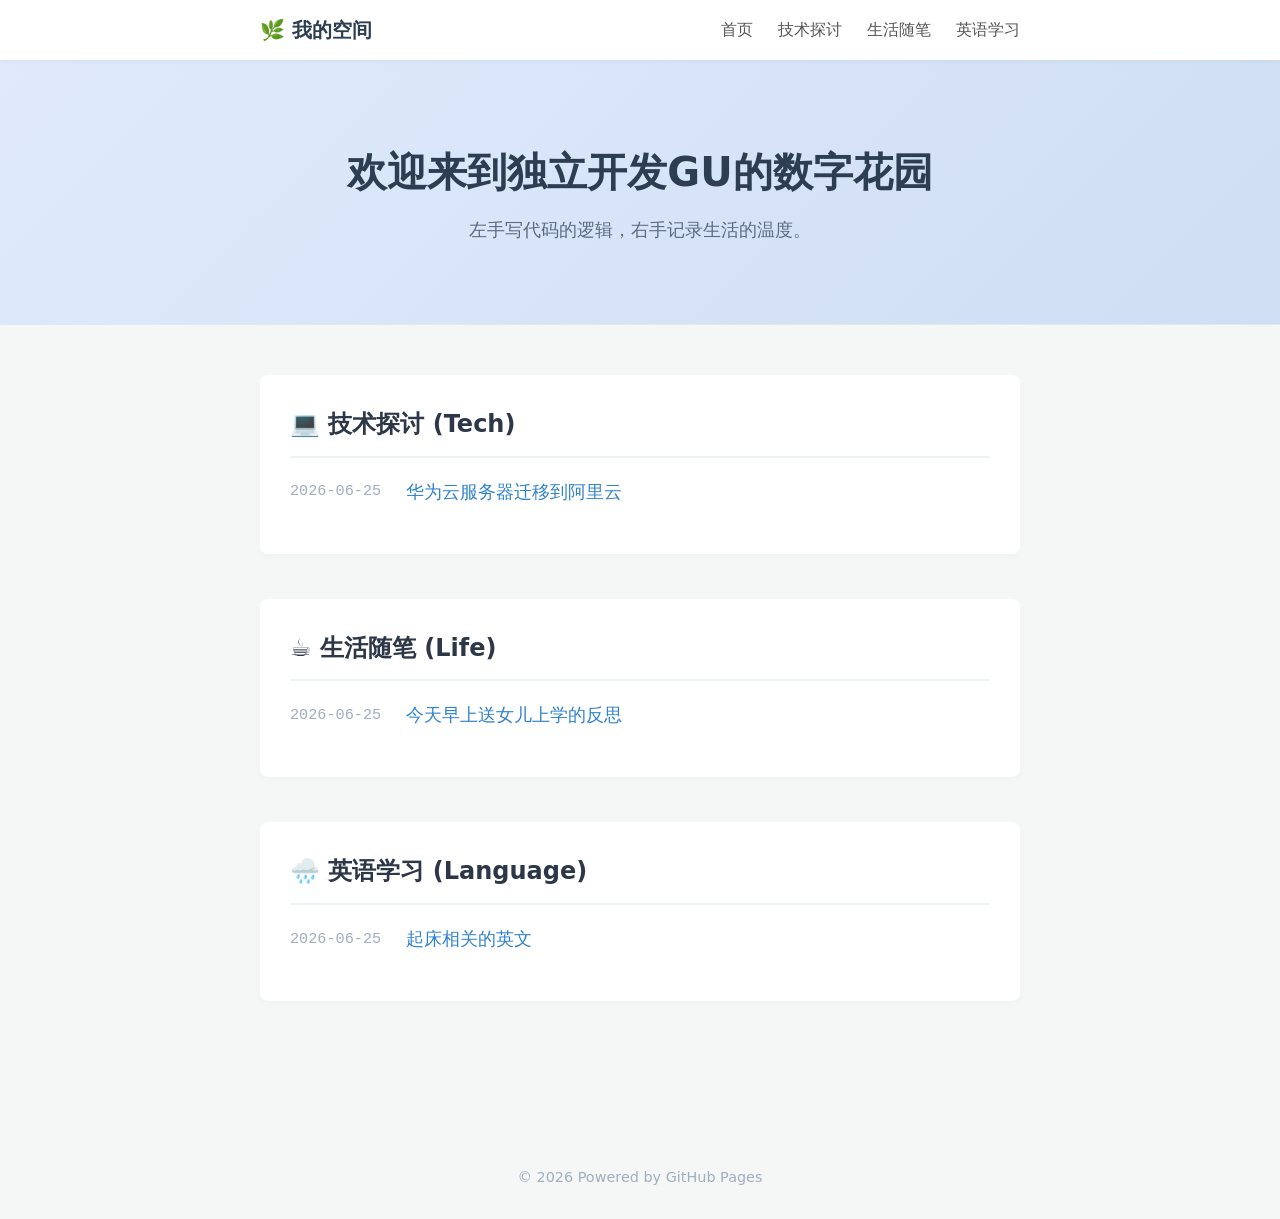
<file: index.html>
<!DOCTYPE html>
<html lang="zh-CN">
<head>
    <meta charset="UTF-8">
    <meta name="viewport" content="width=device-width, initial-scale=1.0">
    <title>独立开发GU</title>
    <!-- 首页在根目录，直接使用 ./ 就能找到 css 文件夹 -->
    <link rel="stylesheet" href="./css/style.css">
</head>
<body>

    <!-- 顶部导航栏 -->
    <header class="navbar">
        <div class="container">
            <a href="./index.html" class="logo">🌿 我的空间</a>
            <nav class="nav-links">
                <a href="./index.html">首页</a>
                <a href="#tech-section">技术探讨</a>
                <a href="#life-section">生活随笔</a>
                <a href="#english-section">英语学习</a>
            </nav>
        </div>
    </header>

    <!-- 欢迎区域 -->
    <section class="hero">
        <h1>欢迎来到独立开发GU的数字花园</h1>
        <p>左手写代码的逻辑，右手记录生活的温度。</p>
    </section>

    <!-- 文章分类列表主区域 -->
    <main class="container content">
        
        <!-- 分类一：技术探讨 -->
        <section id="tech-section" class="category-box">
            <h2>💻 技术探讨 (Tech)</h2>
            <ul class="post-list">
                <li>
                    <span class="date">2026-06-25</span>
                    <!-- 链接到 tech 文件夹下的具体 HTML 页面 -->
                    <a href="./dev/260625_01.html">华为云服务器迁移到阿里云</a>
                </li>
                <!-- 以后写了新的技术博客，就在下面复制一行 <li> 标签 -->
            </ul>
        </section>

        <!-- 分类二：生活随笔 -->
        <section id="life-section" class="category-box">
            <h2>☕ 生活随笔 (Life)</h2>
            <ul class="post-list">
                <li>
                    <span class="date">2026-06-25</span>
                    <!-- 链接到 life 文件夹下的具体 HTML 页面 -->
                    <a href="./life/260625_01.html">今天早上送女儿上学的反思</a>
                </li>
                <!-- 以后写了新的生活随笔，就在下面复制一行 <li> 标签 -->
            </ul>
        </section>

        <!-- 分类三：英语学习 -->
        <section id="english-section" class="category-box">
            <h2>🌧️ 英语学习 (Language)</h2>
            <ul class="post-list">
                <li>
                    <span class="date">2026-06-25</span>
                    <!-- 链接到 life 文件夹下的具体 HTML 页面 -->
                    <a href="./english/260625_01.html">起床相关的英文</a>
                </li>
                <!-- 以后写了新的生活随笔，就在下面复制一行 <li> 标签 -->
            </ul>
        </section>

    </main>

    <!-- 页脚 -->
    <footer>
        <p>© 2026 Powered by GitHub Pages</p>
    </footer>

</body>
</html>
</file>
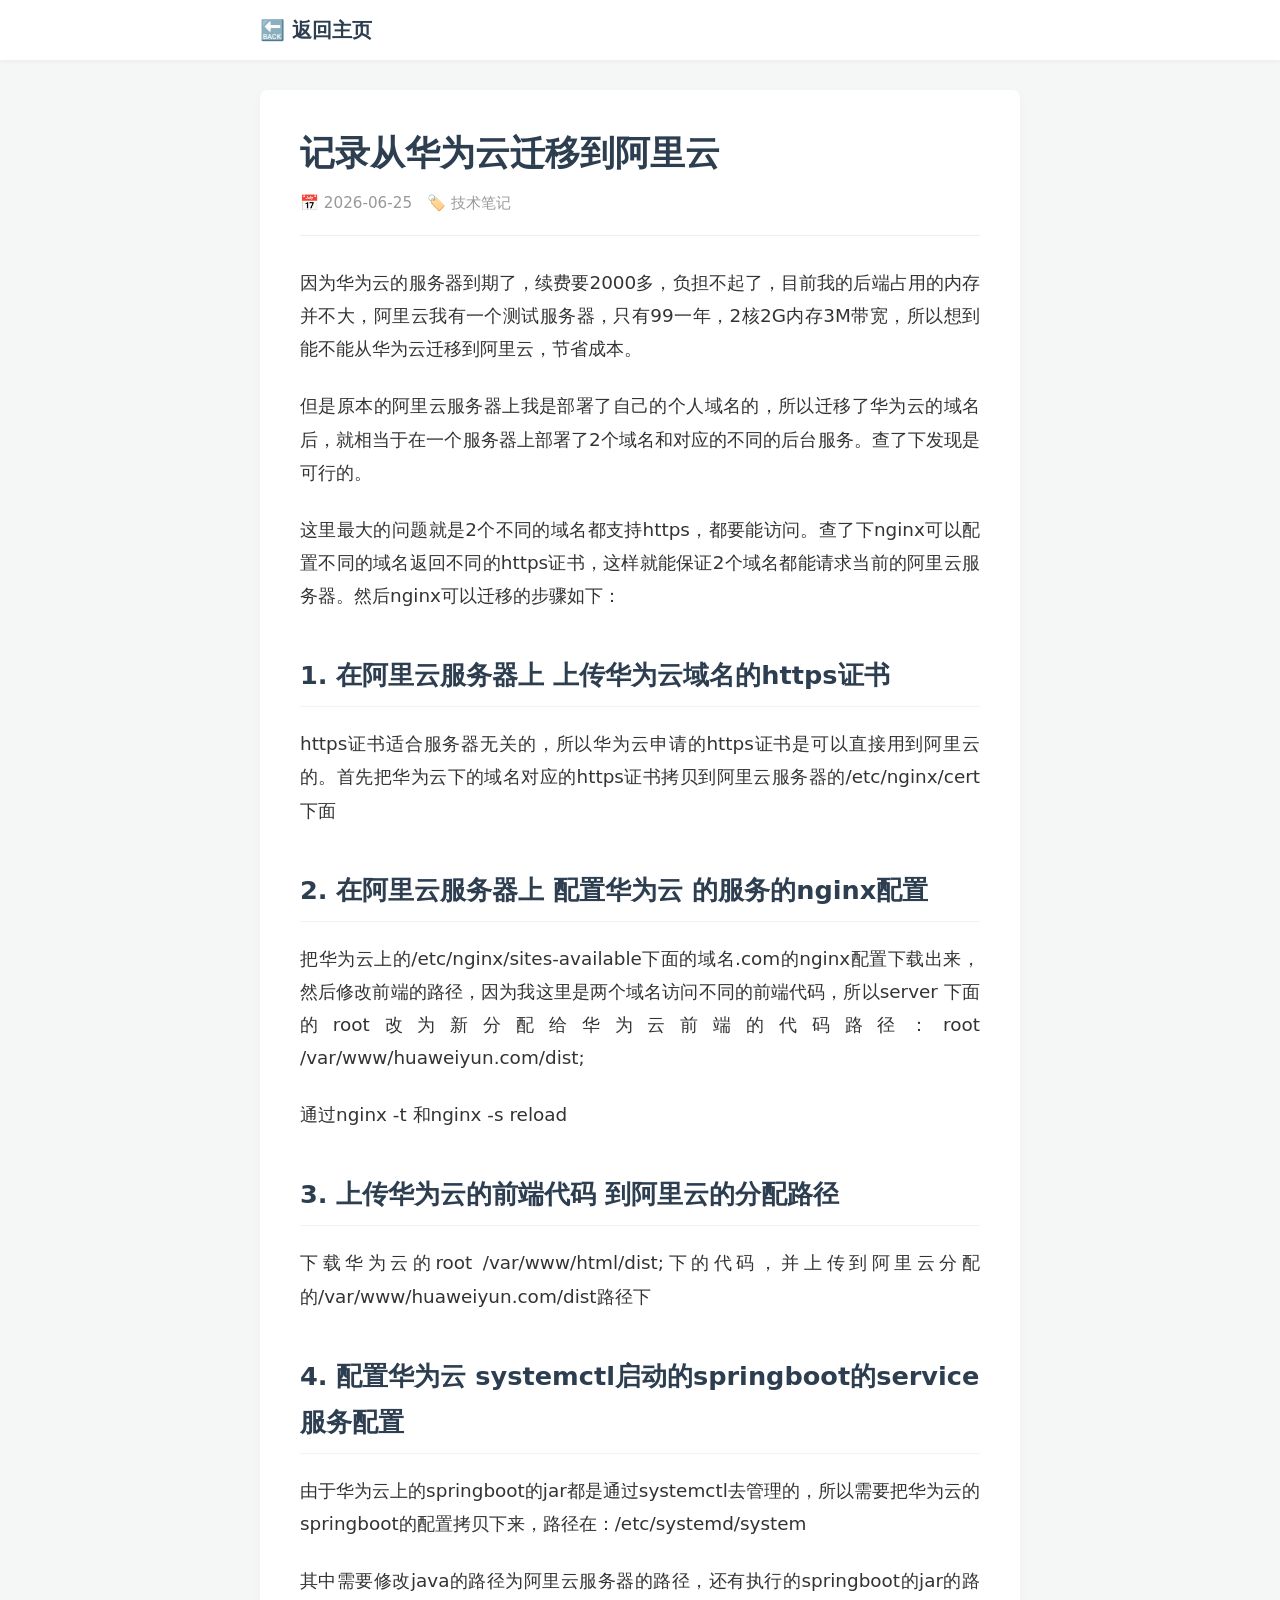
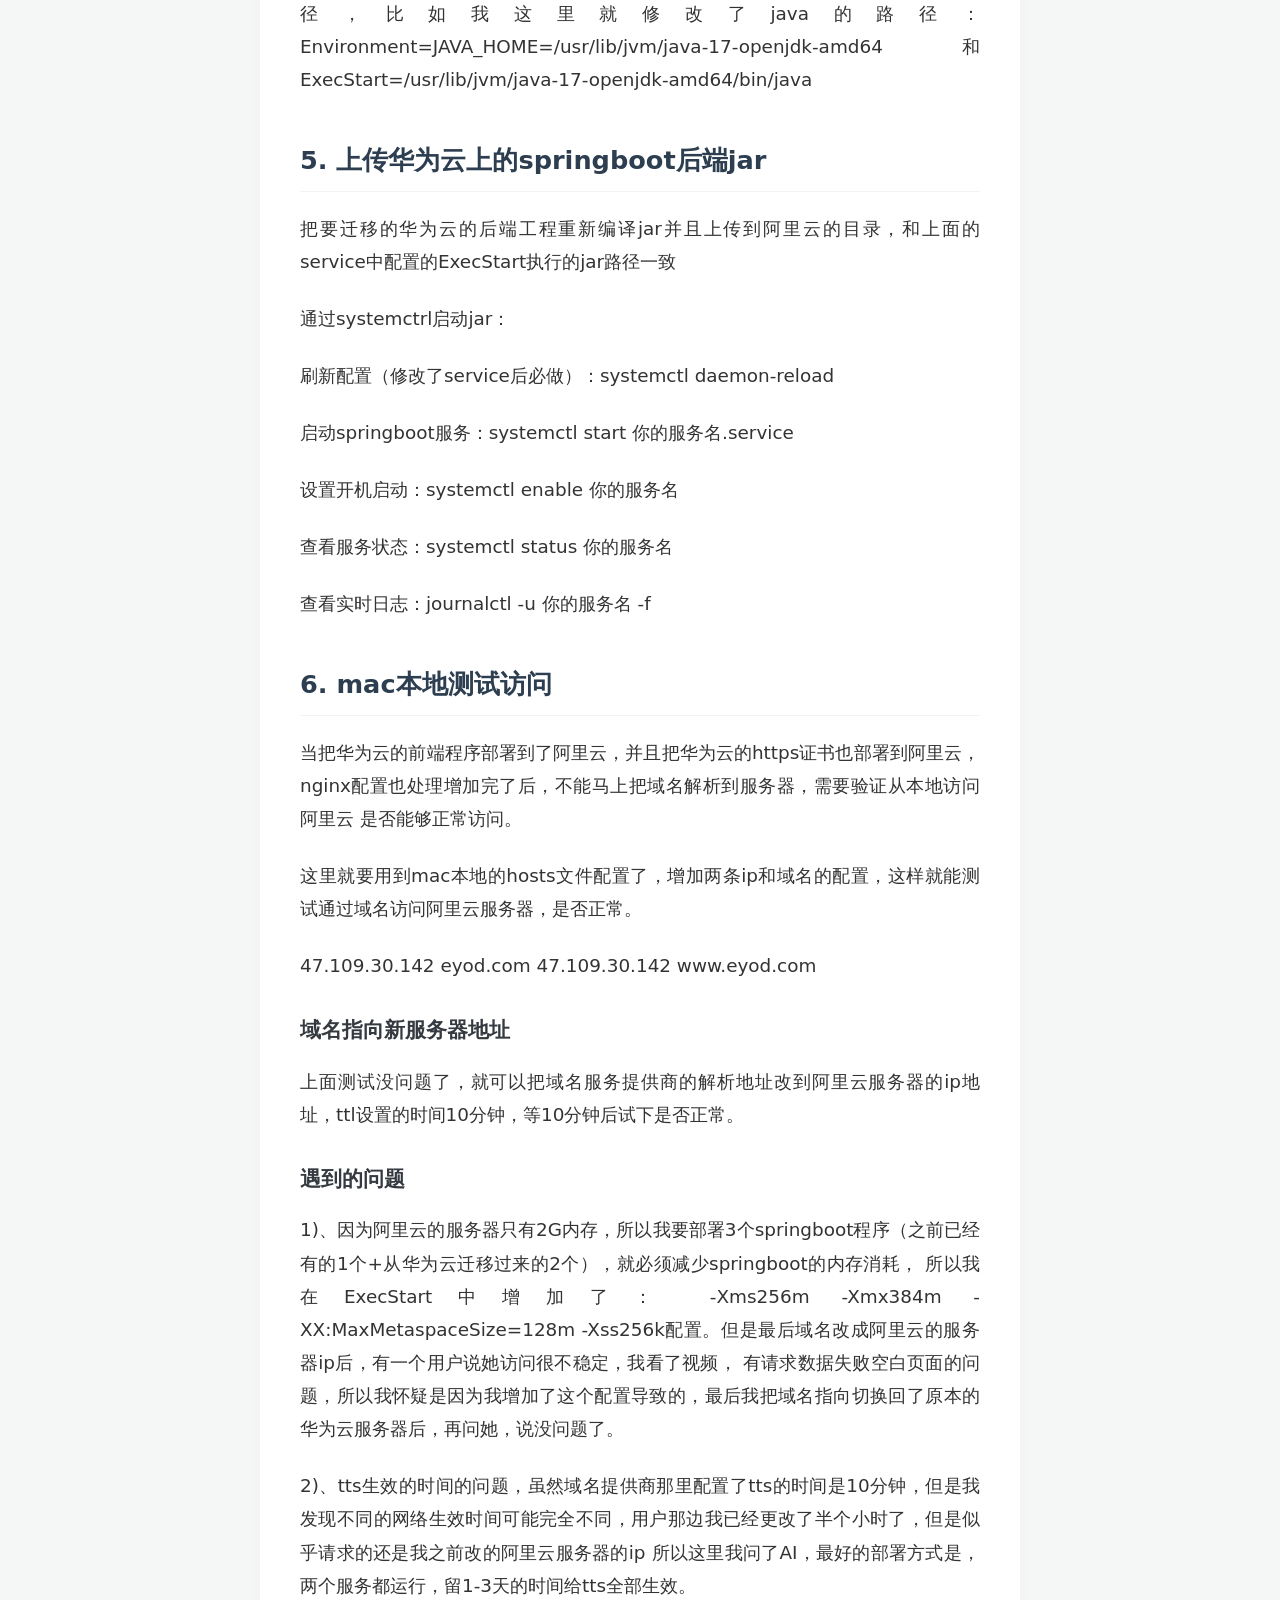
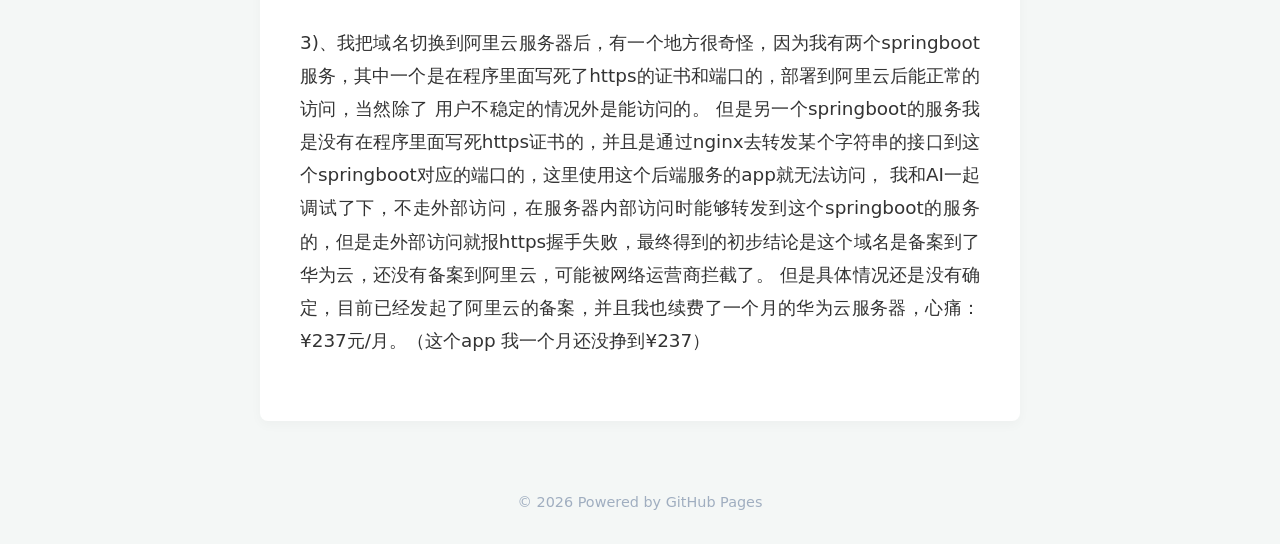
<file: dev/260625_01.html>
<!DOCTYPE html>
<html lang="zh-CN">
<head>
    <meta charset="UTF-8">
    <meta name="viewport" content="width=device-width, initial-scale=1.0">
    <!-- 1. 修改这里：变成你当前文章的标题 -->
    <title>记录从华为云迁移到阿里云</title>
    
    <!-- 核心样式：使用 ../ 回退到根目录，再加载 css -->
    <link rel="stylesheet" href="../css/style.css">
    
    <!-- 文章专属的排版美化样式 -->
    <style>
        .article-card { background: #ffffff; padding: 40px; margin-top: 30px; border-radius: 8px; box-shadow: 0 4px 12px rgba(0,0,0,0.03); }
        .article-header { border-bottom: 1px solid #eee; padding-bottom: 20px; margin-bottom: 30px; }
        .article-title { font-size: 2.2rem; color: #2c3e50; line-height: 1.3; margin-bottom: 15px; }
        .article-meta { color: #999; font-size: 0.95rem; display: flex; gap: 15px; }
        .article-meta span { display: inline-flex; align-items: center; }
        
        /* 正文排版优化 */
        .article-body { font-size: 1.15rem; color: #333333; line-height: 1.8; }
        .article-body p { margin-bottom: 24px; text-align: justify; }
        .article-body h2 { font-size: 1.6rem; color: #2c3e50; margin: 40px 0 20px 0; padding-bottom: 8px; border-bottom: 1px solid #f1f3f5; }
        .article-body h3 { font-size: 1.3rem; color: #343a40; margin: 30px 0 15px 0; }
        
        /* 针对文章内图片的完美包裹 */
        .article-image-box { text-align: center; margin: 35px 0; background: #fafafa; padding: 10px; border-radius: 6px; }
        .article-image-box img { max-width: 100%; height: auto; border-radius: 4px; box-shadow: 0 2px 8px rgba(0,0,0,0.05); }
        .article-image-caption { color: #888; font-size: 0.9rem; margin-top: 10px; }
        
        /* 响应式手机端适配 */
        @media (max-width: 600px) {
            .article-card { padding: 20px; margin-top: 15px; }
            .article-title { font-size: 1.6rem; }
        }
    </style>
</head>
<body>

    <!-- 顶部导航栏 -->
    <header class="navbar">
        <div class="container">
            <!-- 统一返回主页的按钮 -->
            <a href="../index.html" class="logo">🔙 返回主页</a>
        </div>
    </header>

    <!-- 文章主体容器 -->
    <main class="container">
        <article class="article-card">
            
            <!-- 文章头部信息（标题、日期、分类） -->
            <header class="article-header">
                <!-- 2. 修改这里：文章大标题 -->
                <h1 class="article-title">记录从华为云迁移到阿里云</h1>
                <div class="article-meta">
                    <!-- 3. 修改这里：发布日期 -->
                    <span>📅 2026-06-25</span>
                    <!-- 4. 修改这里：文章分类标签 -->
                    <span>🏷️ 技术笔记</span>
                </div>
            </header>

            <!-- 文章正文区域 -->
            <div class="article-body">
                
                <!-- 5. 修改这里：开始写你的段落内容 -->
                <p>因为华为云的服务器到期了，续费要2000多，负担不起了，目前我的后端占用的内存并不大，阿里云我有一个测试服务器，只有99一年，2核2G内存3M带宽，所以想到能不能从华为云迁移到阿里云，节省成本。</p>
                <p>但是原本的阿里云服务器上我是部署了自己的个人域名的，所以迁移了华为云的域名后，就相当于在一个服务器上部署了2个域名和对应的不同的后台服务。查了下发现是可行的。</p>

                <p>这里最大的问题就是2个不同的域名都支持https，都要能访问。查了下nginx可以配置不同的域名返回不同的https证书，这样就能保证2个域名都能请求当前的阿里云服务器。然后nginx可以迁移的步骤如下：</p>

                <h2>1. 在阿里云服务器上 上传华为云域名的https证书</h2>
                <p>https证书适合服务器无关的，所以华为云申请的https证书是可以直接用到阿里云的。首先把华为云下的域名对应的https证书拷贝到阿里云服务器的/etc/nginx/cert下面</p>

                <h2>2. 在阿里云服务器上 配置华为云 的服务的nginx配置</h2>
                <p>把华为云上的/etc/nginx/sites-available下面的域名.com的nginx配置下载出来，然后修改前端的路径，因为我这里是两个域名访问不同的前端代码，所以server 下面的root改为新分配给华为云前端的代码路径：root /var/www/huaweiyun.com/dist;</p>
                <p>通过nginx -t 和nginx -s reload</p>

                <h2>3. 上传华为云的前端代码 到阿里云的分配路径</h2>
                <p>下载华为云的root /var/www/html/dist;下的代码，并上传到阿里云分配的/var/www/huaweiyun.com/dist路径下</p>
                
                <h2>4. 配置华为云 systemctl启动的springboot的service服务配置</h2>
                <p>由于华为云上的springboot的jar都是通过systemctl去管理的，所以需要把华为云的springboot的配置拷贝下来，路径在：/etc/systemd/system </p>
                <p>其中需要修改java的路径为阿里云服务器的路径，还有执行的springboot的jar的路径，比如我这里就修改了java的路径： Environment=JAVA_HOME=/usr/lib/jvm/java-17-openjdk-amd64和
                    ExecStart=/usr/lib/jvm/java-17-openjdk-amd64/bin/java </p>

                <h2>5. 上传华为云上的springboot后端jar</h2>
                <p>把要迁移的华为云的后端工程重新编译jar并且上传到阿里云的目录，和上面的service中配置的ExecStart执行的jar路径一致</p>
                <p>通过systemctrl启动jar：</p>
                <p>刷新配置（修改了service后必做）：systemctl daemon-reload</p>
                <p>启动springboot服务：systemctl start 你的服务名.service</p>
                <p>设置开机启动：systemctl enable 你的服务名</p>
                <p>查看服务状态：systemctl status 你的服务名</p>
                <p>查看实时日志：journalctl -u 你的服务名 -f</p>

                <h2>6. mac本地测试访问</h2>
                <p>当把华为云的前端程序部署到了阿里云，并且把华为云的https证书也部署到阿里云，nginx配置也处理增加完了后，不能马上把域名解析到服务器，需要验证从本地访问阿里云 是否能够正常访问。</p>
                <p>这里就要用到mac本地的hosts文件配置了，增加两条ip和域名的配置，这样就能测试通过域名访问阿里云服务器，是否正常。</p>
                <p>47.109.30.142   eyod.com
                   47.109.30.142   www.eyod.com</p>

                <h3>域名指向新服务器地址</h3>
                <p>上面测试没问题了，就可以把域名服务提供商的解析地址改到阿里云服务器的ip地址，ttl设置的时间10分钟，等10分钟后试下是否正常。</p>

                <h3>遇到的问题</h3>
                <p>1)、因为阿里云的服务器只有2G内存，所以我要部署3个springboot程序（之前已经有的1个+从华为云迁移过来的2个），就必须减少springboot的内存消耗，
                    所以我在ExecStart中增加了： -Xms256m -Xmx384m -XX:MaxMetaspaceSize=128m -Xss256k配置。但是最后域名改成阿里云的服务器ip后，有一个用户说她访问很不稳定，我看了视频，
                    有请求数据失败空白页面的问题，所以我怀疑是因为我增加了这个配置导致的，最后我把域名指向切换回了原本的华为云服务器后，再问她，说没问题了。</p>
                <p>2)、tts生效的时间的问题，虽然域名提供商那里配置了tts的时间是10分钟，但是我发现不同的网络生效时间可能完全不同，用户那边我已经更改了半个小时了，但是似乎请求的还是我之前改的阿里云服务器的ip
                所以这里我问了AI，最好的部署方式是，两个服务都运行，留1-3天的时间给tts全部生效。</p>
                <p>3)、我把域名切换到阿里云服务器后，有一个地方很奇怪，因为我有两个springboot服务，其中一个是在程序里面写死了https的证书和端口的，部署到阿里云后能正常的访问，当然除了 用户不稳定的情况外是能访问的。
                但是另一个springboot的服务我是没有在程序里面写死https证书的，并且是通过nginx去转发某个字符串的接口到这个springboot对应的端口的，这里使用这个后端服务的app就无法访问，
                    我和AI一起调试了下，不走外部访问，在服务器内部访问时能够转发到这个springboot的服务的，但是走外部访问就报https握手失败，最终得到的初步结论是这个域名是备案到了华为云，还没有备案到阿里云，可能被网络运营商拦截了。
                    但是具体情况还是没有确定，目前已经发起了阿里云的备案，并且我也续费了一个月的华为云服务器，心痛：¥237元/月。（这个app 我一个月还没挣到¥237）</p>
                

            </div>
            
        </article>
    </main>

    <!-- 页脚 -->
    <footer>
        <p>© 2026 Powered by GitHub Pages</p>
    </footer>

</body>
</html>
</file>
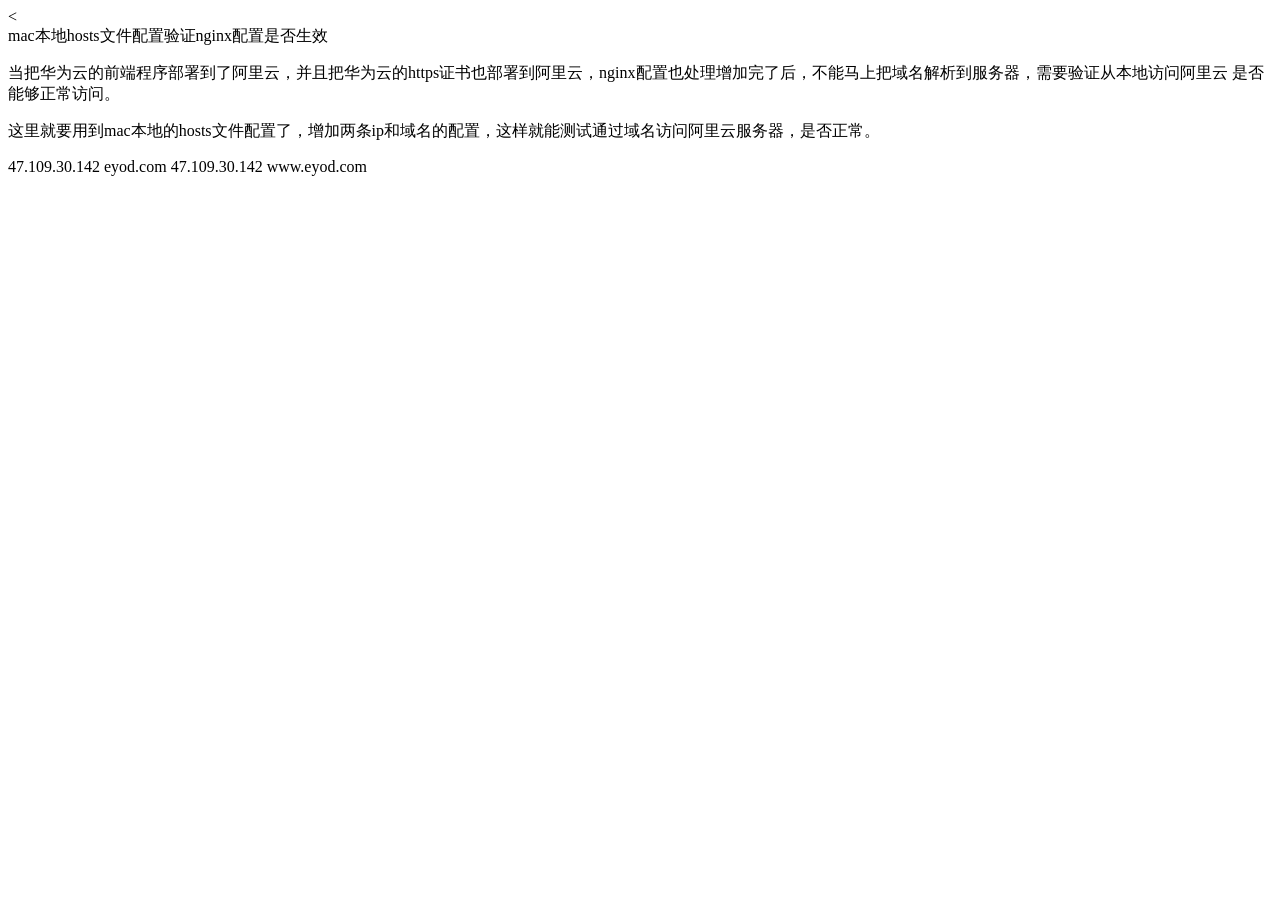
<file: dev/260625_迁移华为云到阿里云.html>
<html>
  <
  <body>
    <div>
      mac本地hosts文件配置验证nginx配置是否生效
      <p>当把华为云的前端程序部署到了阿里云，并且把华为云的https证书也部署到阿里云，nginx配置也处理增加完了后，不能马上把域名解析到服务器，需要验证从本地访问阿里云 是否能够正常访问。</p>
      <p>这里就要用到mac本地的hosts文件配置了，增加两条ip和域名的配置，这样就能测试通过域名访问阿里云服务器，是否正常。</p>
      <p>47.109.30.142   eyod.com
         47.109.30.142   www.eyod.com</p>
      
    </div>
  </body>
</html>
</file>
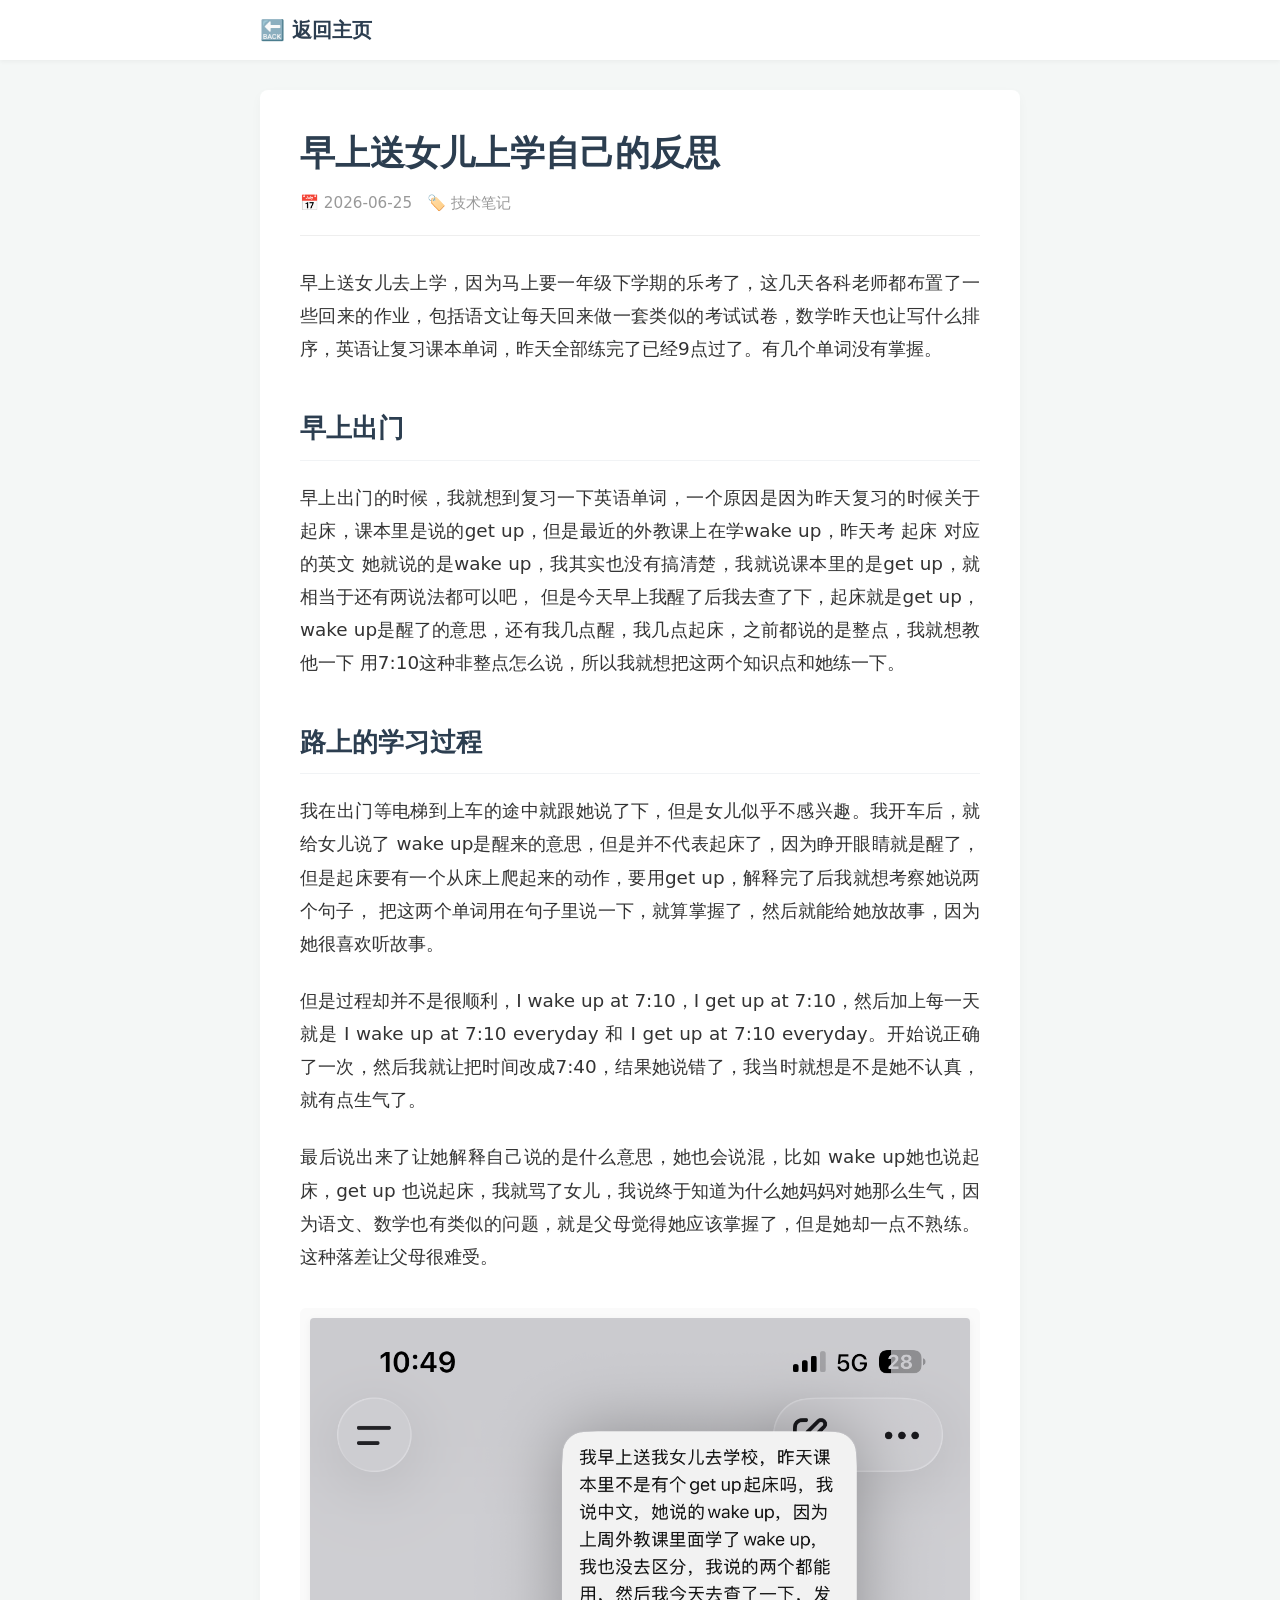
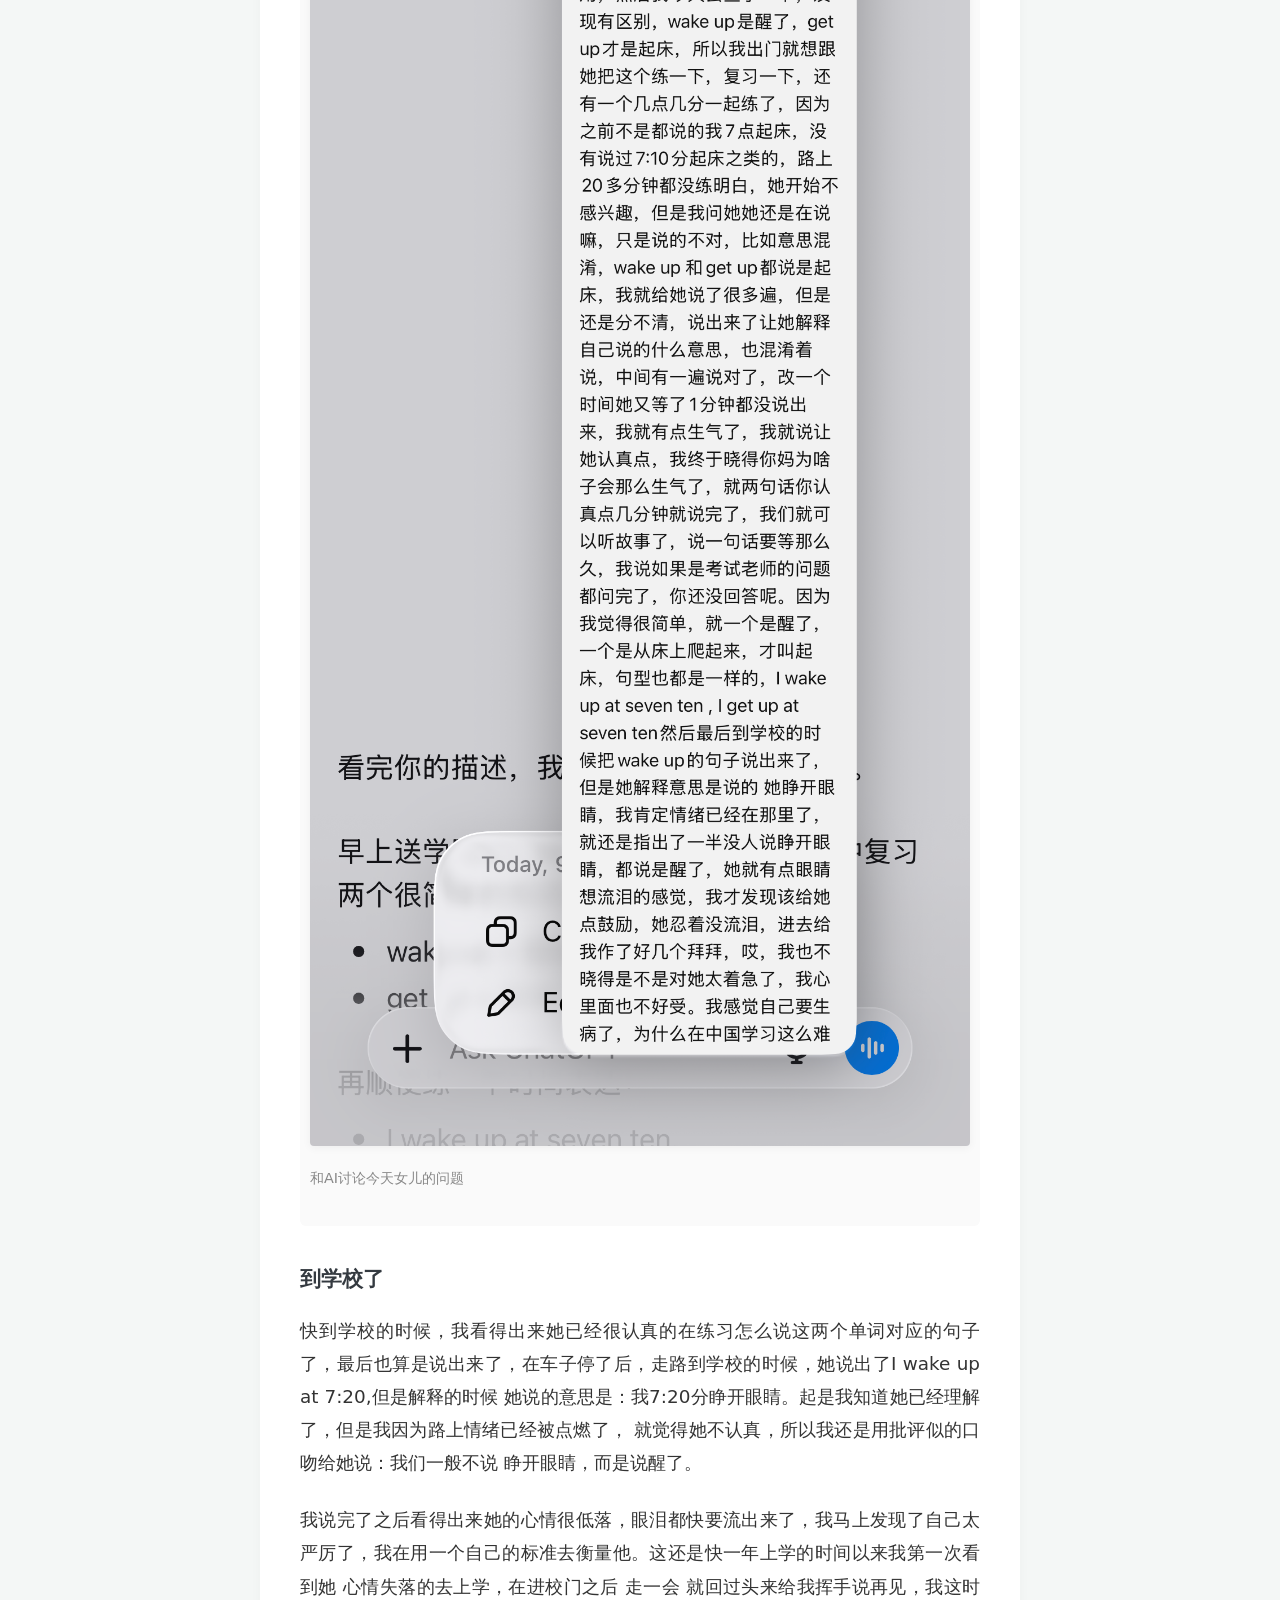
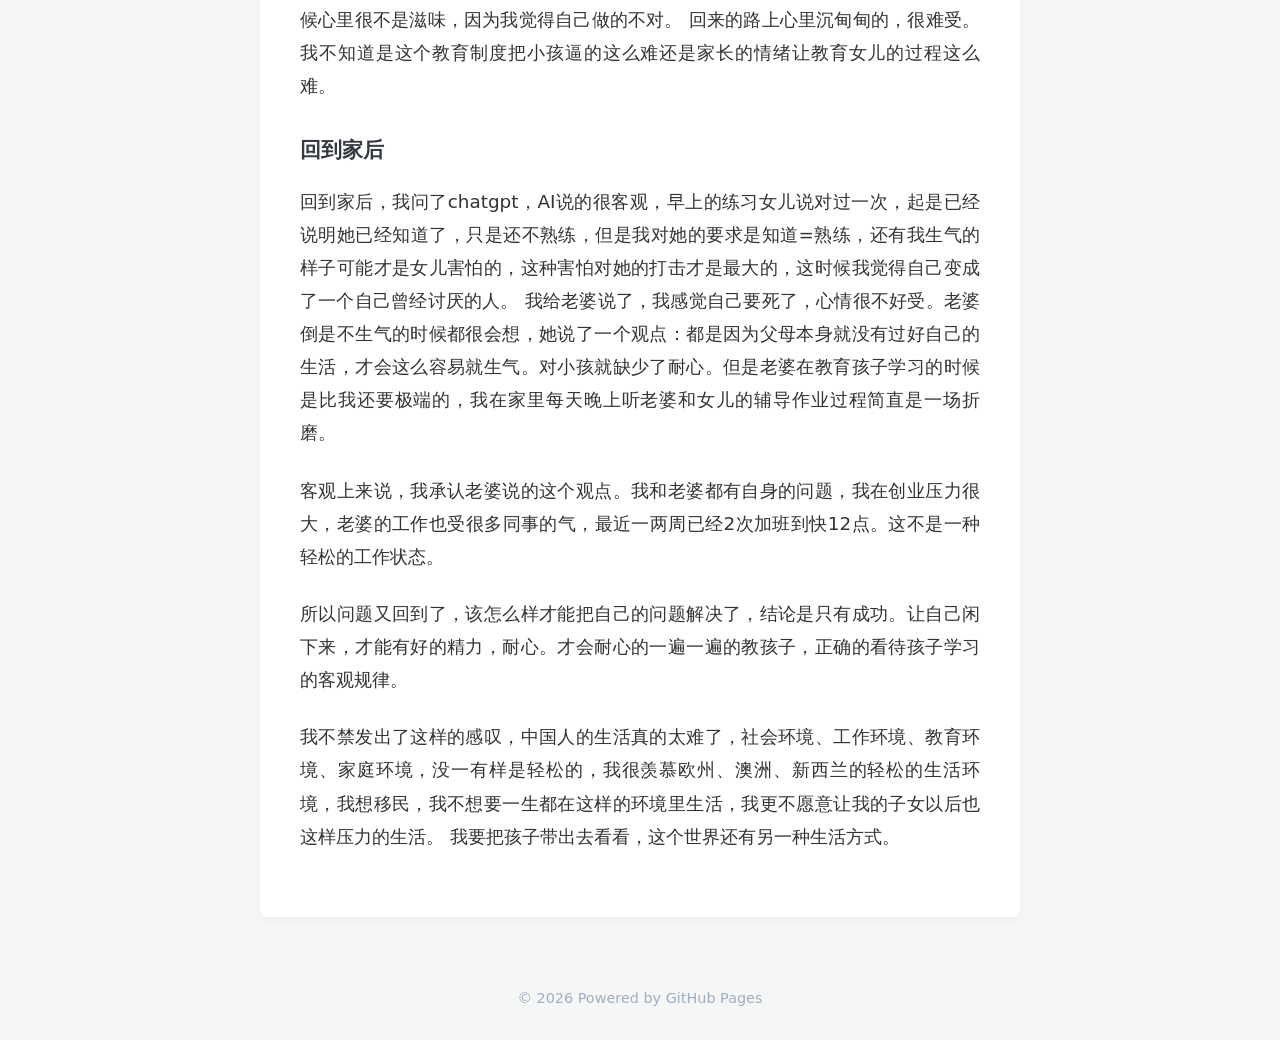
<file: life/260625_01.html>
<!DOCTYPE html>
<html lang="zh-CN">
<head>
    <meta charset="UTF-8">
    <meta name="viewport" content="width=device-width, initial-scale=1.0">
    <!-- 1. 修改这里：变成你当前文章的标题 -->
    <title>早上送女儿上学自己的反思</title>
    
    <!-- 核心样式：使用 ../ 回退到根目录，再加载 css -->
    <link rel="stylesheet" href="../css/style.css">
    
    <!-- 文章专属的排版美化样式 -->
    <style>
        .article-card { background: #ffffff; padding: 40px; margin-top: 30px; border-radius: 8px; box-shadow: 0 4px 12px rgba(0,0,0,0.03); }
        .article-header { border-bottom: 1px solid #eee; padding-bottom: 20px; margin-bottom: 30px; }
        .article-title { font-size: 2.2rem; color: #2c3e50; line-height: 1.3; margin-bottom: 15px; }
        .article-meta { color: #999; font-size: 0.95rem; display: flex; gap: 15px; }
        .article-meta span { display: inline-flex; align-items: center; }
        
        /* 正文排版优化 */
        .article-body { font-size: 1.15rem; color: #333333; line-height: 1.8; }
        .article-body p { margin-bottom: 24px; text-align: justify; }
        .article-body h2 { font-size: 1.6rem; color: #2c3e50; margin: 40px 0 20px 0; padding-bottom: 8px; border-bottom: 1px solid #f1f3f5; }
        .article-body h3 { font-size: 1.3rem; color: #343a40; margin: 30px 0 15px 0; }
        
        /* 针对文章内图片的完美包裹 */
        .article-image-box { text-align: center; margin: 35px 0; background: #fafafa; padding: 10px; border-radius: 6px; }
        .article-image-box img { max-width: 100%; height: auto; border-radius: 4px; box-shadow: 0 2px 8px rgba(0,0,0,0.05); }
        .article-image-caption { color: #888; font-size: 0.9rem; margin-top: 10px; }
        
        /* 响应式手机端适配 */
        @media (max-width: 600px) {
            .article-card { padding: 20px; margin-top: 15px; }
            .article-title { font-size: 1.6rem; }
        }
    </style>
</head>
<body>

    <!-- 顶部导航栏 -->
    <header class="navbar">
        <div class="container">
            <!-- 统一返回主页的按钮 -->
            <a href="../index.html" class="logo">🔙 返回主页</a>
        </div>
    </header>

    <!-- 文章主体容器 -->
    <main class="container">
        <article class="article-card">
            
            <!-- 文章头部信息（标题、日期、分类） -->
            <header class="article-header">
                <!-- 2. 修改这里：文章大标题 -->
                <h1 class="article-title">早上送女儿上学自己的反思</h1>
                <div class="article-meta">
                    <!-- 3. 修改这里：发布日期 -->
                    <span>📅 2026-06-25</span>
                    <!-- 4. 修改这里：文章分类标签 -->
                    <span>🏷️ 技术笔记</span>
                </div>
            </header>

            <!-- 文章正文区域 -->
            <div class="article-body">
                
                <!-- 5. 修改这里：开始写你的段落内容 -->
                <p>早上送女儿去上学，因为马上要一年级下学期的乐考了，这几天各科老师都布置了一些回来的作业，包括语文让每天回来做一套类似的考试试卷，数学昨天也让写什么排序，英语让复习课本单词，昨天全部练完了已经9点过了。有几个单词没有掌握。</p>

                <h2>早上出门</h2>
                <p>早上出门的时候，我就想到复习一下英语单词，一个原因是因为昨天复习的时候关于 起床，课本里是说的get up，但是最近的外教课上在学wake up，昨天考 起床 对应的英文 她就说的是wake up，我其实也没有搞清楚，我就说课本里的是get up，就相当于还有两说法都可以吧，
                  但是今天早上我醒了后我去查了下，起床就是get up，wake up是醒了的意思，还有我几点醒，我几点起床，之前都说的是整点，我就想教他一下 用7:10这种非整点怎么说，所以我就想把这两个知识点和她练一下。</p>

                <h2>路上的学习过程</h2>
                <p>我在出门等电梯到上车的途中就跟她说了下，但是女儿似乎不感兴趣。我开车后，就给女儿说了 wake up是醒来的意思，但是并不代表起床了，因为睁开眼睛就是醒了，但是起床要有一个从床上爬起来的动作，要用get up，解释完了后我就想考察她说两个句子，
                  把这两个单词用在句子里说一下，就算掌握了，然后就能给她放故事，因为她很喜欢听故事。</p>

                <p>但是过程却并不是很顺利，I wake up at 7:10，I get up at 7:10，然后加上每一天就是 I wake up at 7:10 everyday 和 I get up at 7:10 everyday。开始说正确了一次，然后我就让把时间改成7:40，结果她说错了，我当时就想是不是她不认真，就有点生气了。</p>
                <p>最后说出来了让她解释自己说的是什么意思，她也会说混，比如 wake up她也说起床，get up 也说起床，我就骂了女儿，我说终于知道为什么她妈妈对她那么生气，因为语文、数学也有类似的问题，就是父母觉得她应该掌握了，但是她却一点不熟练。这种落差让父母很难受。</p>
              
                <!-- 6. 插入图片的核心模块：如果不放图片，可以直接删掉下方这 4 行 -->
                <div class="article-image-box">
                    <img src="../images/IMG_0462.PNG" alt="图片描述">
                    <p class="article-image-caption">和AI讨论今天女儿的问题</p>
                </div>

                <h3>到学校了</h3>
                <p>快到学校的时候，我看得出来她已经很认真的在练习怎么说这两个单词对应的句子了，最后也算是说出来了，在车子停了后，走路到学校的时候，她说出了I wake up at 7:20,但是解释的时候 她说的意思是：我7:20分睁开眼睛。起是我知道她已经理解了，但是我因为路上情绪已经被点燃了，
                就觉得她不认真，所以我还是用批评似的口吻给她说：我们一般不说 睁开眼睛，而是说醒了。</p>
                <p>
                  我说完了之后看得出来她的心情很低落，眼泪都快要流出来了，我马上发现了自己太严厉了，我在用一个自己的标准去衡量他。这还是快一年上学的时间以来我第一次看到她 心情失落的去上学，在进校门之后 走一会 就回过头来给我挥手说再见，我这时候心里很不是滋味，因为我觉得自己做的不对。
                  回来的路上心里沉甸甸的，很难受。我不知道是这个教育制度把小孩逼的这么难还是家长的情绪让教育女儿的过程这么难。
                </p>

                <h3>回到家后</h3>
                <p>回到家后，我问了chatgpt，AI说的很客观，早上的练习女儿说对过一次，起是已经说明她已经知道了，只是还不熟练，但是我对她的要求是知道=熟练，还有我生气的样子可能才是女儿害怕的，这种害怕对她的打击才是最大的，这时候我觉得自己变成了一个自己曾经讨厌的人。
                  我给老婆说了，我感觉自己要死了，心情很不好受。老婆倒是不生气的时候都很会想，她说了一个观点：都是因为父母本身就没有过好自己的生活，才会这么容易就生气。对小孩就缺少了耐心。但是老婆在教育孩子学习的时候是比我还要极端的，我在家里每天晚上听老婆和女儿的辅导作业过程简直是一场折磨。</p>
                <p>客观上来说，我承认老婆说的这个观点。我和老婆都有自身的问题，我在创业压力很大，老婆的工作也受很多同事的气，最近一两周已经2次加班到快12点。这不是一种轻松的工作状态。</p>
                <p>所以问题又回到了，该怎么样才能把自己的问题解决了，结论是只有成功。让自己闲下来，才能有好的精力，耐心。才会耐心的一遍一遍的教孩子，正确的看待孩子学习的客观规律。</p>
                <p>我不禁发出了这样的感叹，中国人的生活真的太难了，社会环境、工作环境、教育环境、家庭环境，没一有样是轻松的，我很羡慕欧州、澳洲、新西兰的轻松的生活环境，我想移民，我不想要一生都在这样的环境里生活，我更不愿意让我的子女以后也这样压力的生活。
                  我要把孩子带出去看看，这个世界还有另一种生活方式。</p>

            </div>
            
        </article>
    </main>

    <!-- 页脚 -->
    <footer>
        <p>© 2026 Powered by GitHub Pages</p>
    </footer>

</body>
</html>
</file>
<file: css/style.css>
/* 基础全站全局样式 */
* { margin: 0; padding: 0; box-sizing: border-box; }
body { font-family: -apple-system, system-ui, BlinkMacSystemFont, "Segoe UI", Roboto, "Helvetica Neue", Arial, sans-serif; background: #f4f7f6; color: #333; line-height: 1.6; }
.container { max-width: 800px; margin: 0 auto; padding: 0 20px; }

/* 导航栏样式 */
.navbar { background: #ffffff; box-shadow: 0 2px 4px rgba(0,0,0,0.04); position: sticky; top: 0; z-index: 100; }
.navbar .container { display: flex; justify-content: space-between; align-items: center; height: 60px; }
.logo { font-size: 1.25rem; font-weight: bold; text-decoration: none; color: #2c3e50; }
.nav-links a { text-decoration: none; color: #555; margin-left: 20px; font-weight: 500; transition: color 0.3s; }
.nav-links a:hover { color: #007bff; }

/* 欢迎页背景 */
.hero { text-align: center; padding: 80px 20px; background: linear-gradient(135deg, #e0eafc, #cfdef3); border-bottom: 1px solid #e2e8f0; }
.hero h1 { font-size: 2.5rem; margin-bottom: 12px; color: #2c3e50; }
.hero p { font-size: 1.1rem; color: #5a6c7d; }

/* 首页分类板块 */
.content { padding: 50px 20px; }
.category-box { margin-bottom: 45px; background: #fff; padding: 30px; border-radius: 8px; box-shadow: 0 4px 6px rgba(0,0,0,0.02); }
.category-box h2 { border-bottom: 2px solid #edf2f7; padding-bottom: 12px; margin-bottom: 20px; color: #2d3748; }
.post-list { list-style: none; }
.post-list li { display: flex; align-items: center; margin-bottom: 18px; font-size: 1.1rem; }
.date { color: #a0aec0; margin-right: 25px; font-family: monospace; font-size: 0.95rem; }
.post-list a { color: #3182ce; text-decoration: none; font-weight: 500; }
.post-list a:hover { color: #2b6cb0; text-decoration: underline; }

/* 全站通用页脚 */
footer { text-align: center; padding: 30px; color: #a0aec0; font-size: 0.9rem; margin-top: 40px; }
</file>
